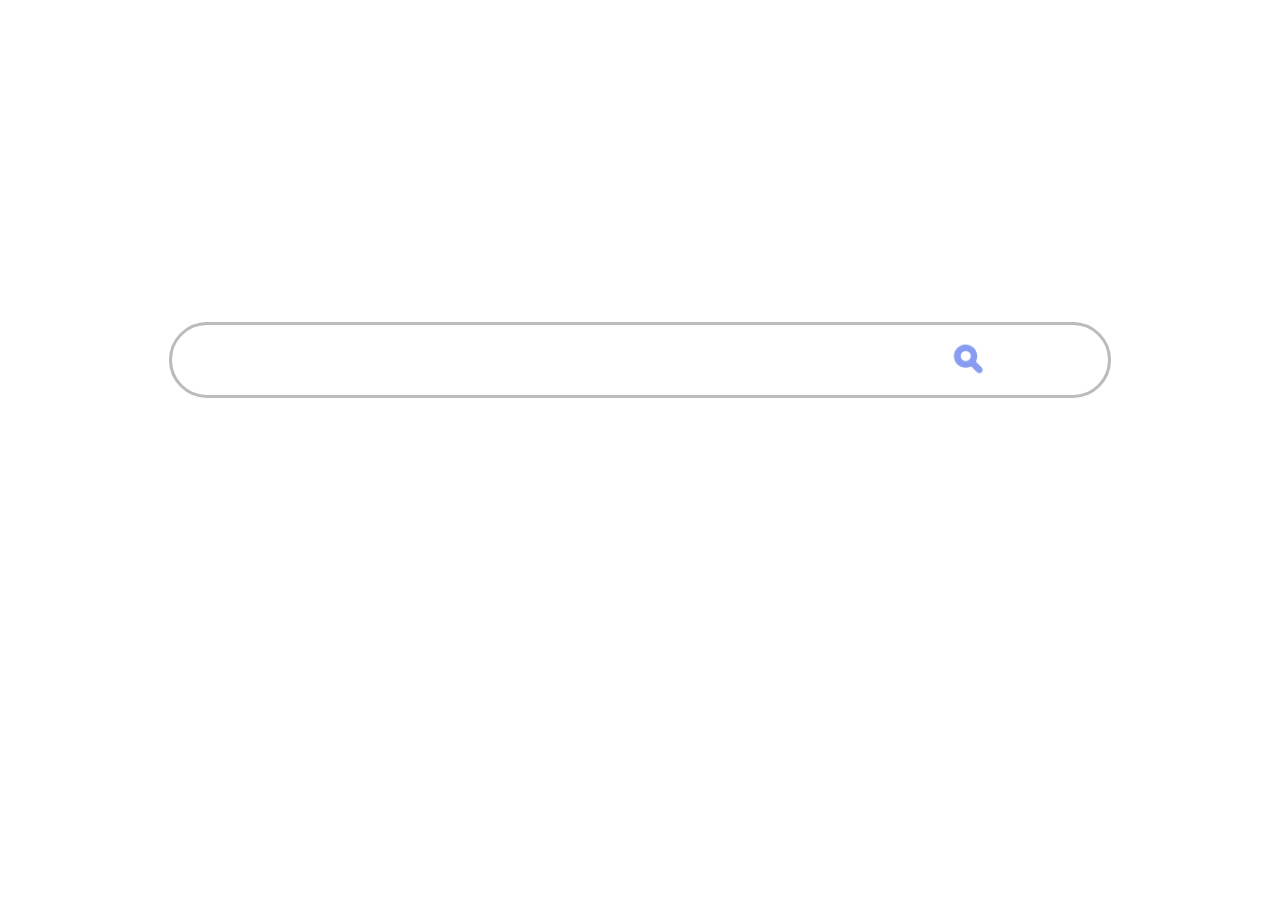
<file: index.html>
<!DOCTYPE html>
<html>
  <head>
    <meta charset="UTF-8">
    <meta name="viewport" content="width=device-width, initial-scale=1.0">
    <title>SEO</title>
    <link href="https://fonts.googleapis.com/css?family=Open+Sans:300" rel="stylesheet">
    <link rel="stylesheet" href="css/stylesheet.css" type="text/css">
    <link rel="icon" 
      type="image/png" 
      href="img/favicon.ico">
    <script src="js/index.js"></script>
  </head>
  <body>
    <form action="javascript:search(document.getElementById('searchBar').value)">
        <input id="searchBar" type="text" name="LastName">
        <input id="searchSubmit" type="image" src="img/SearchIcon-02.png">
    </form>
  </body>
</html>
</file>
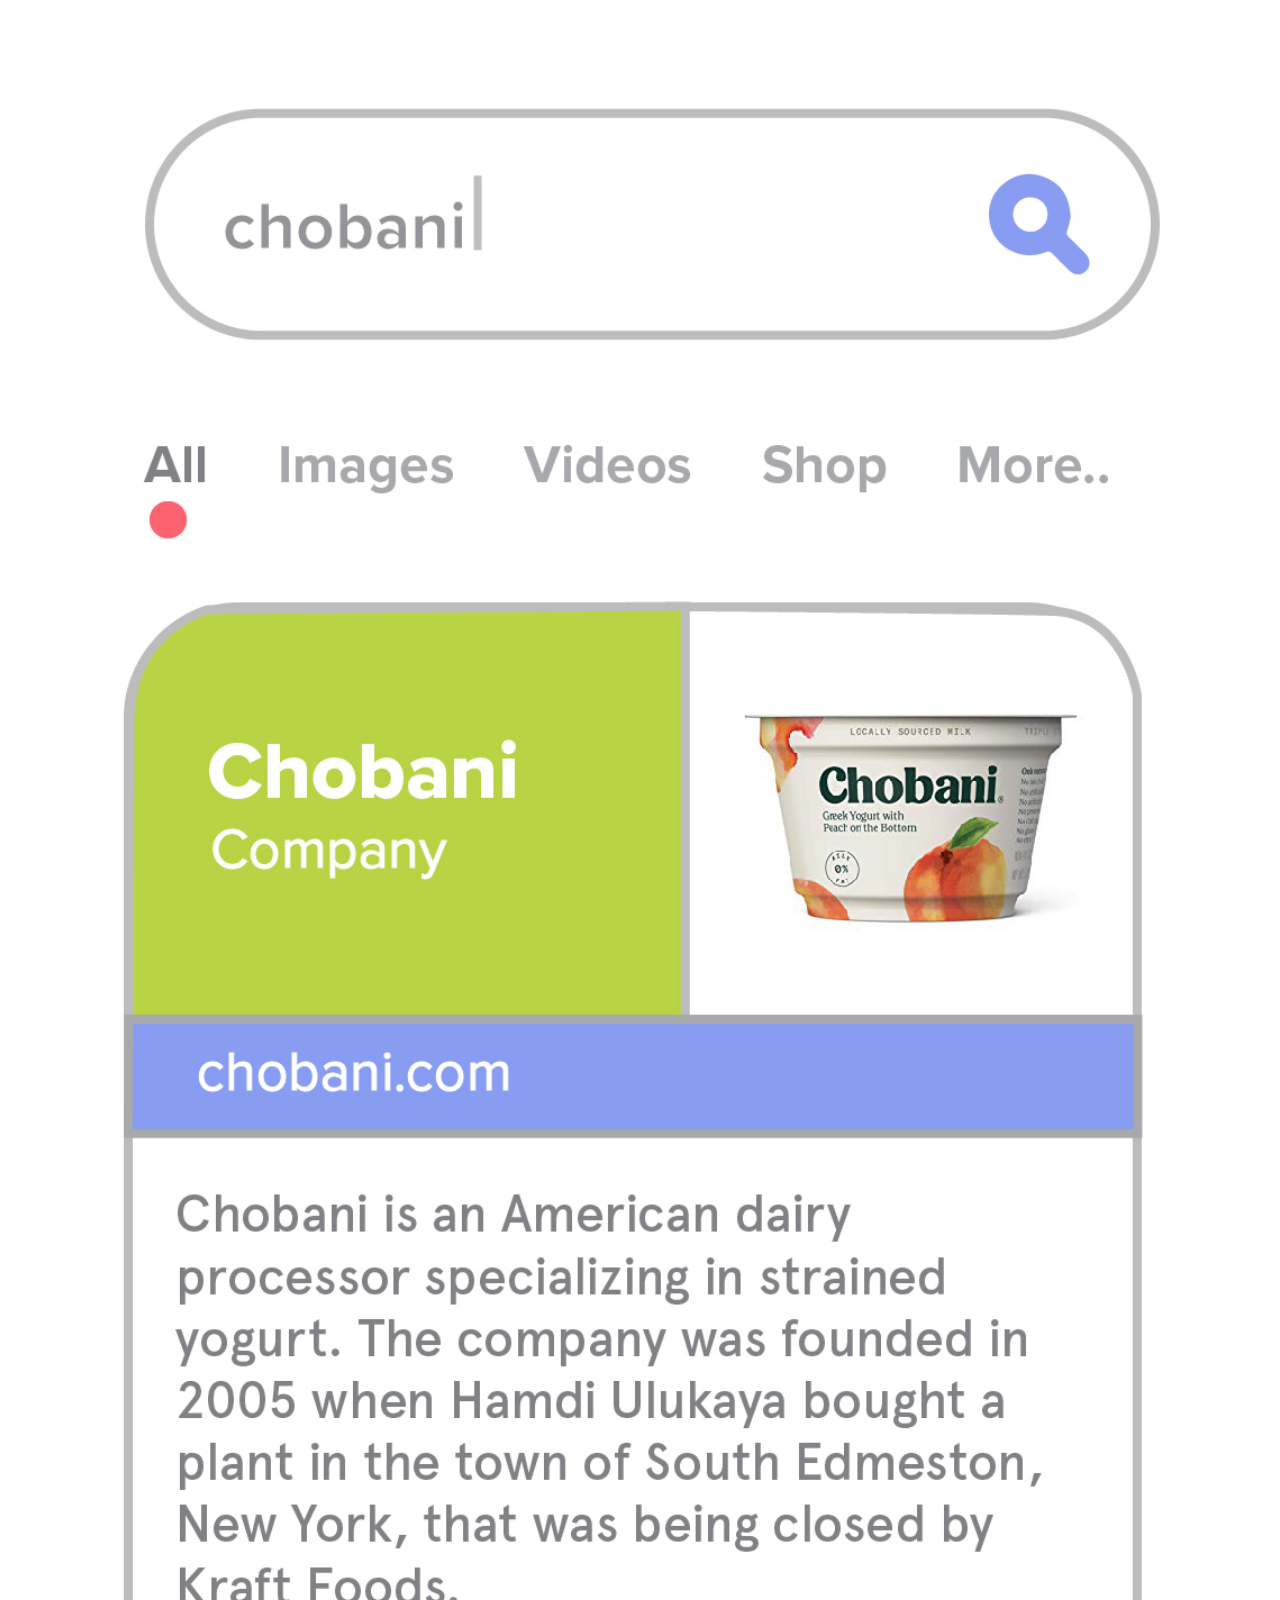
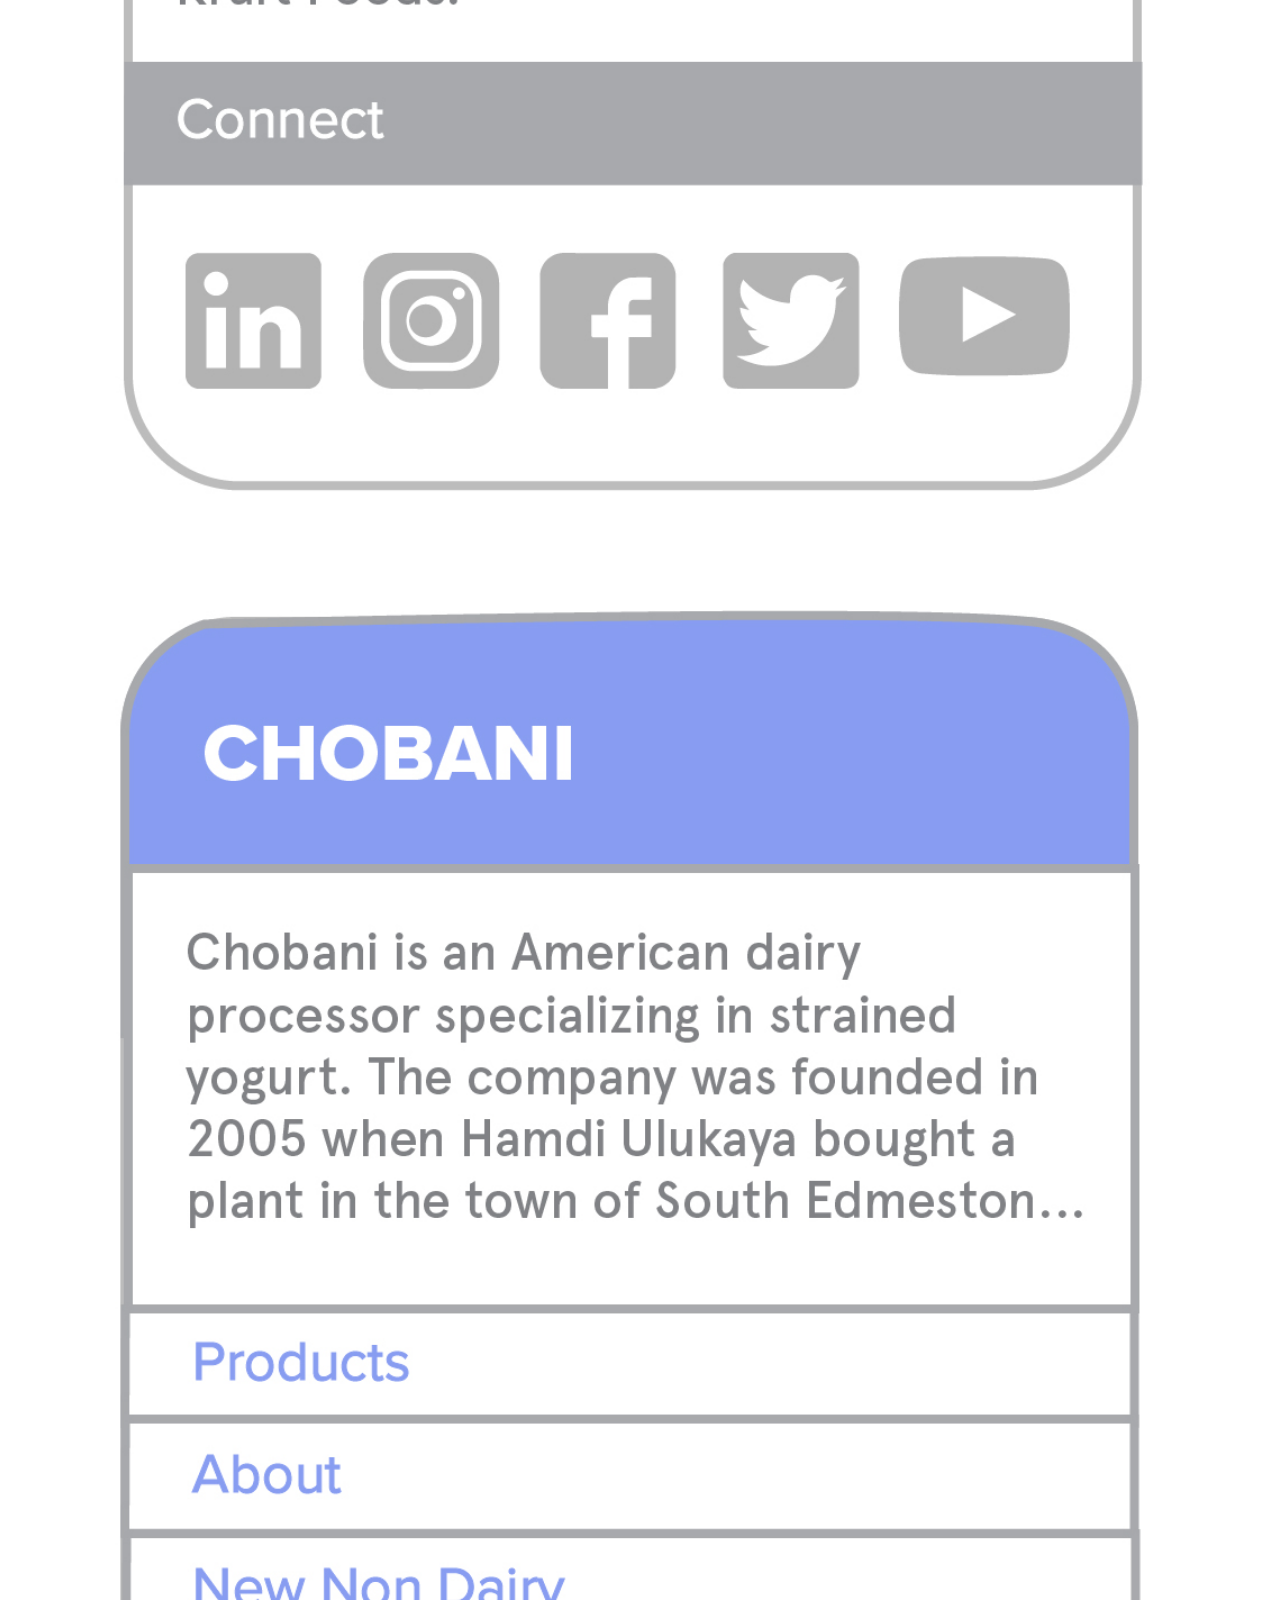
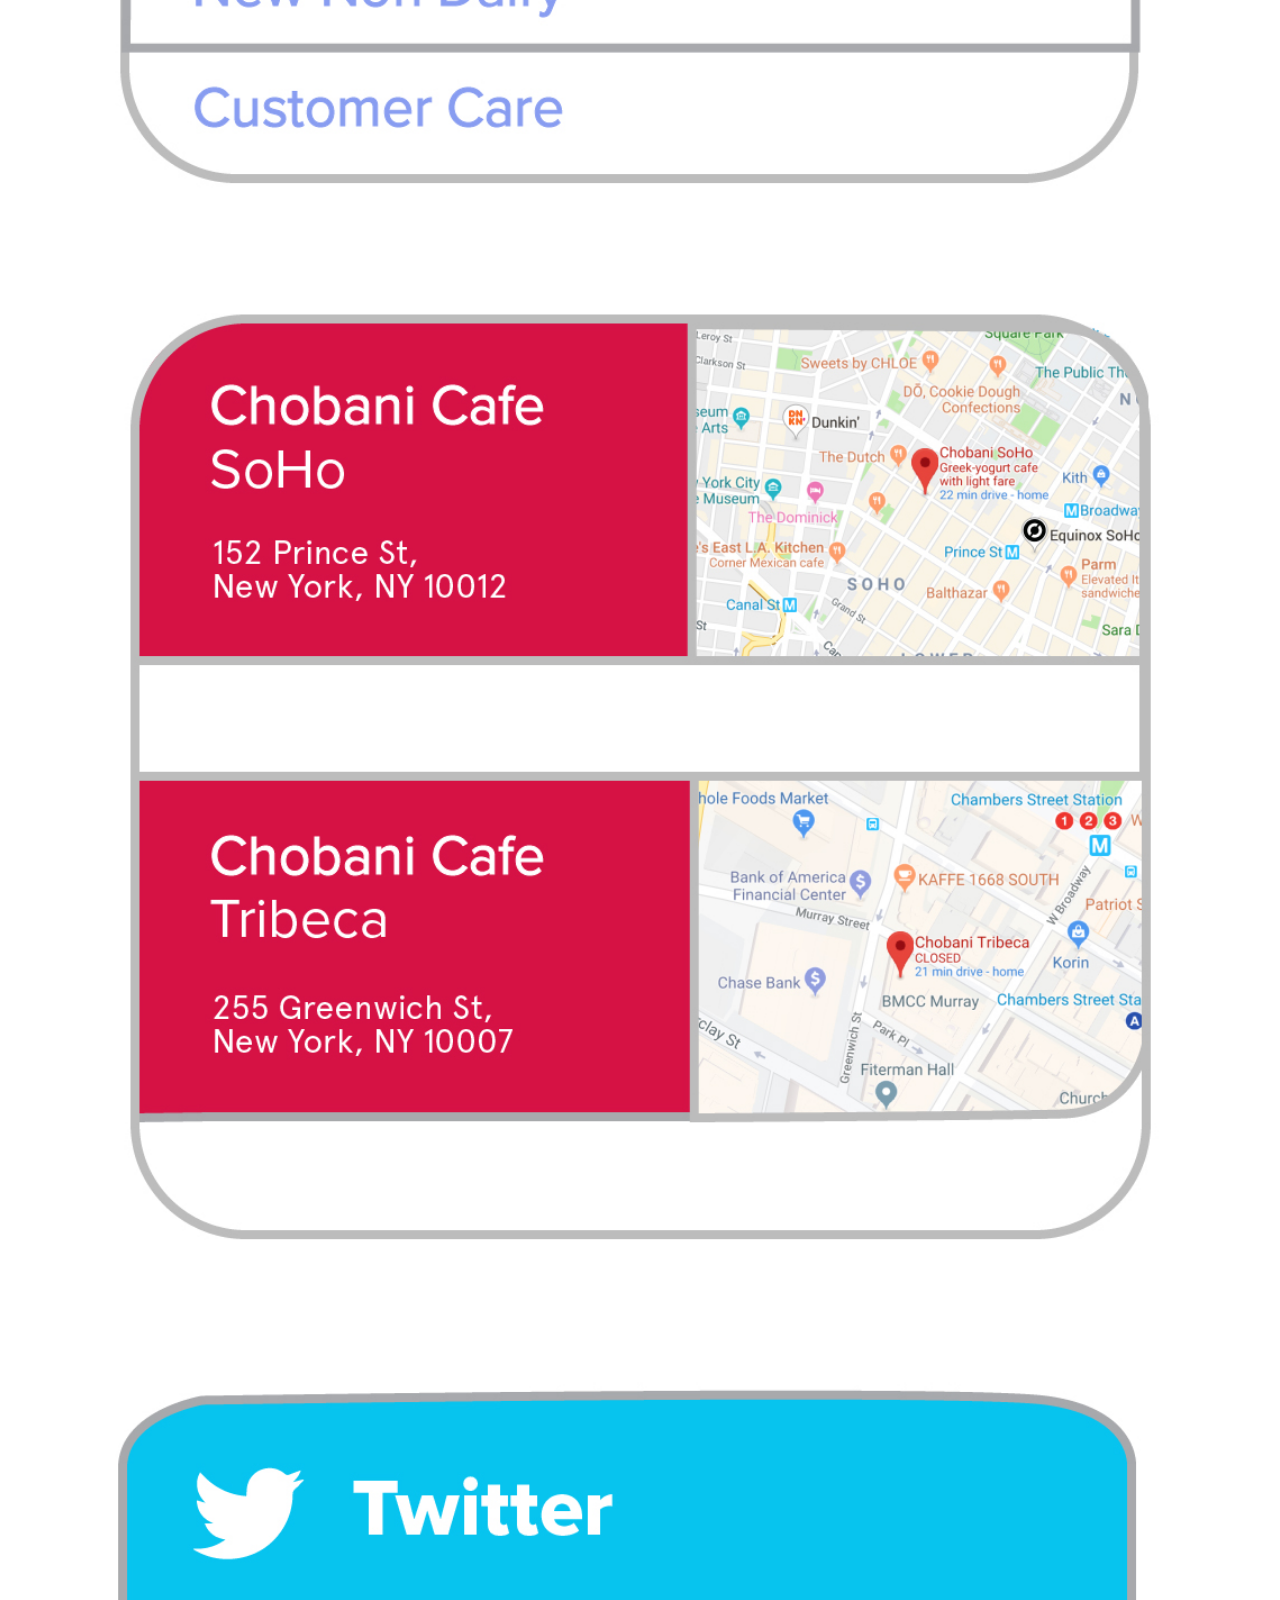
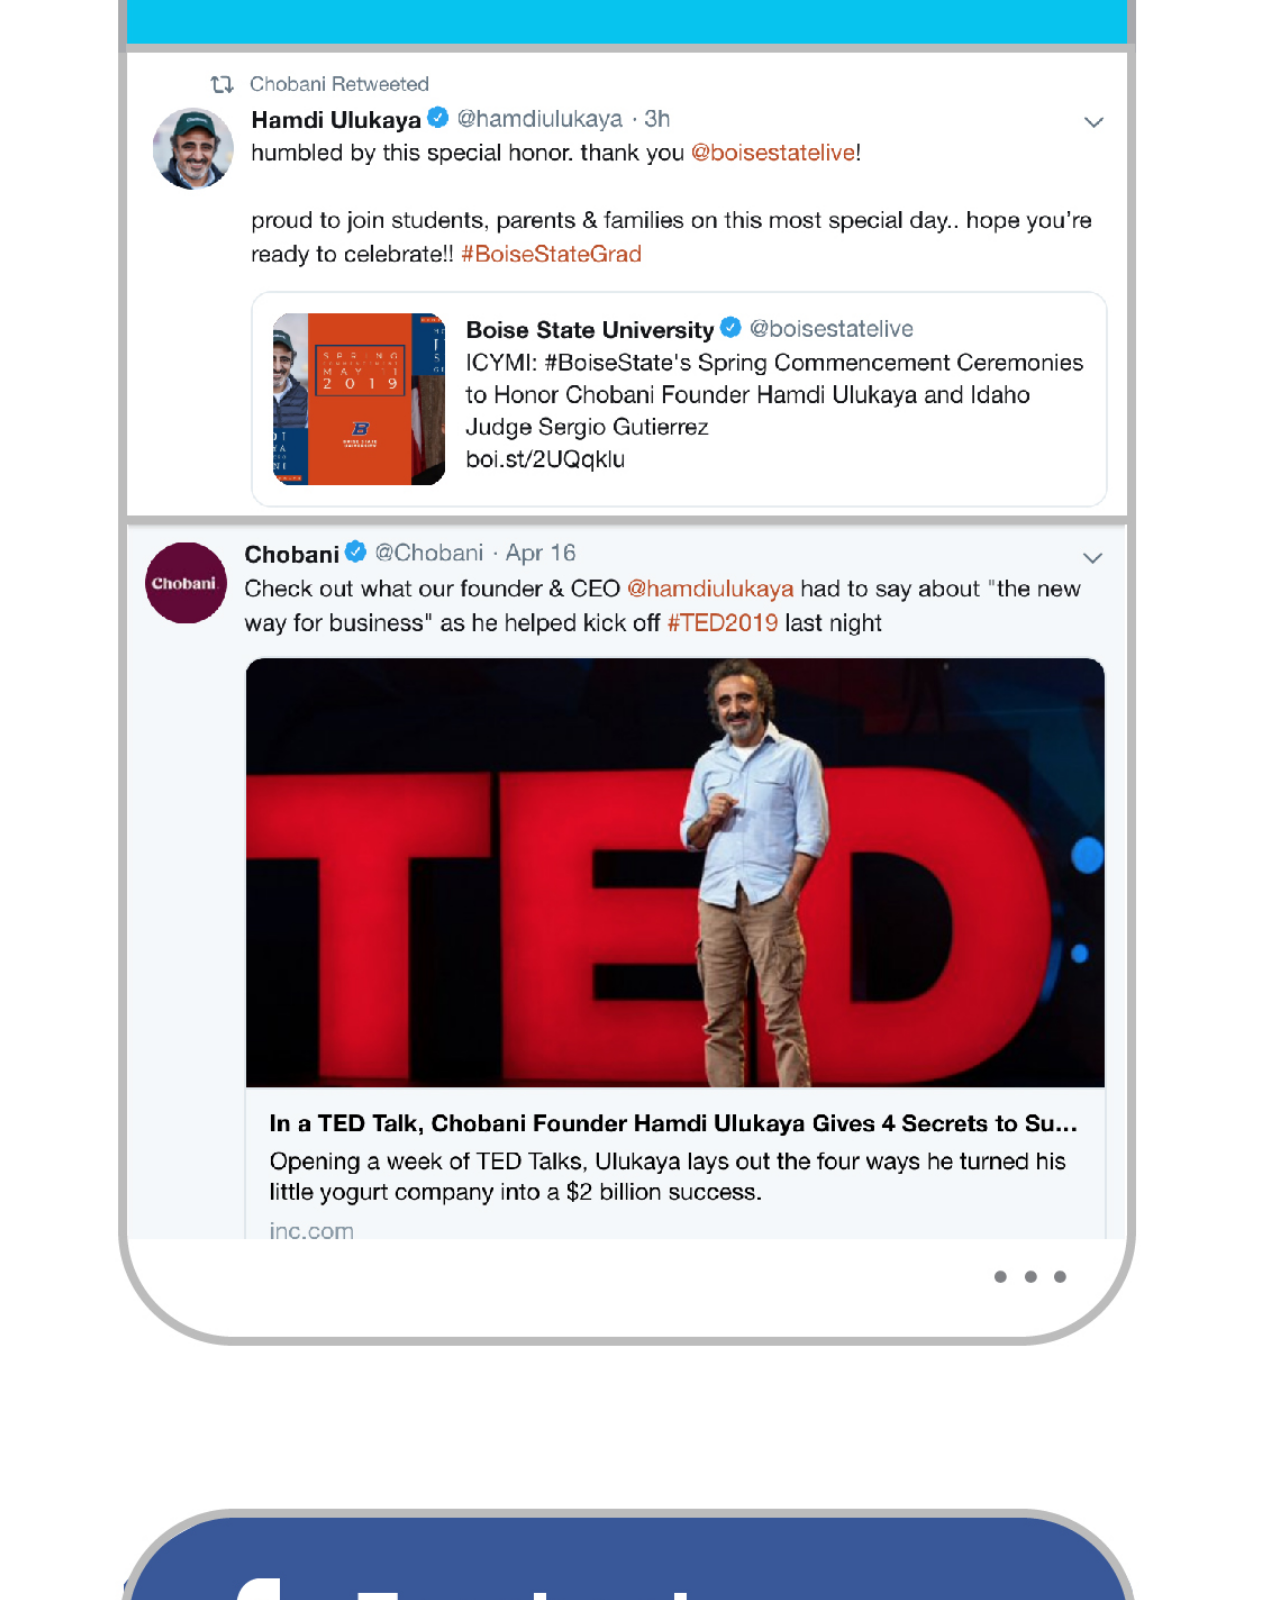
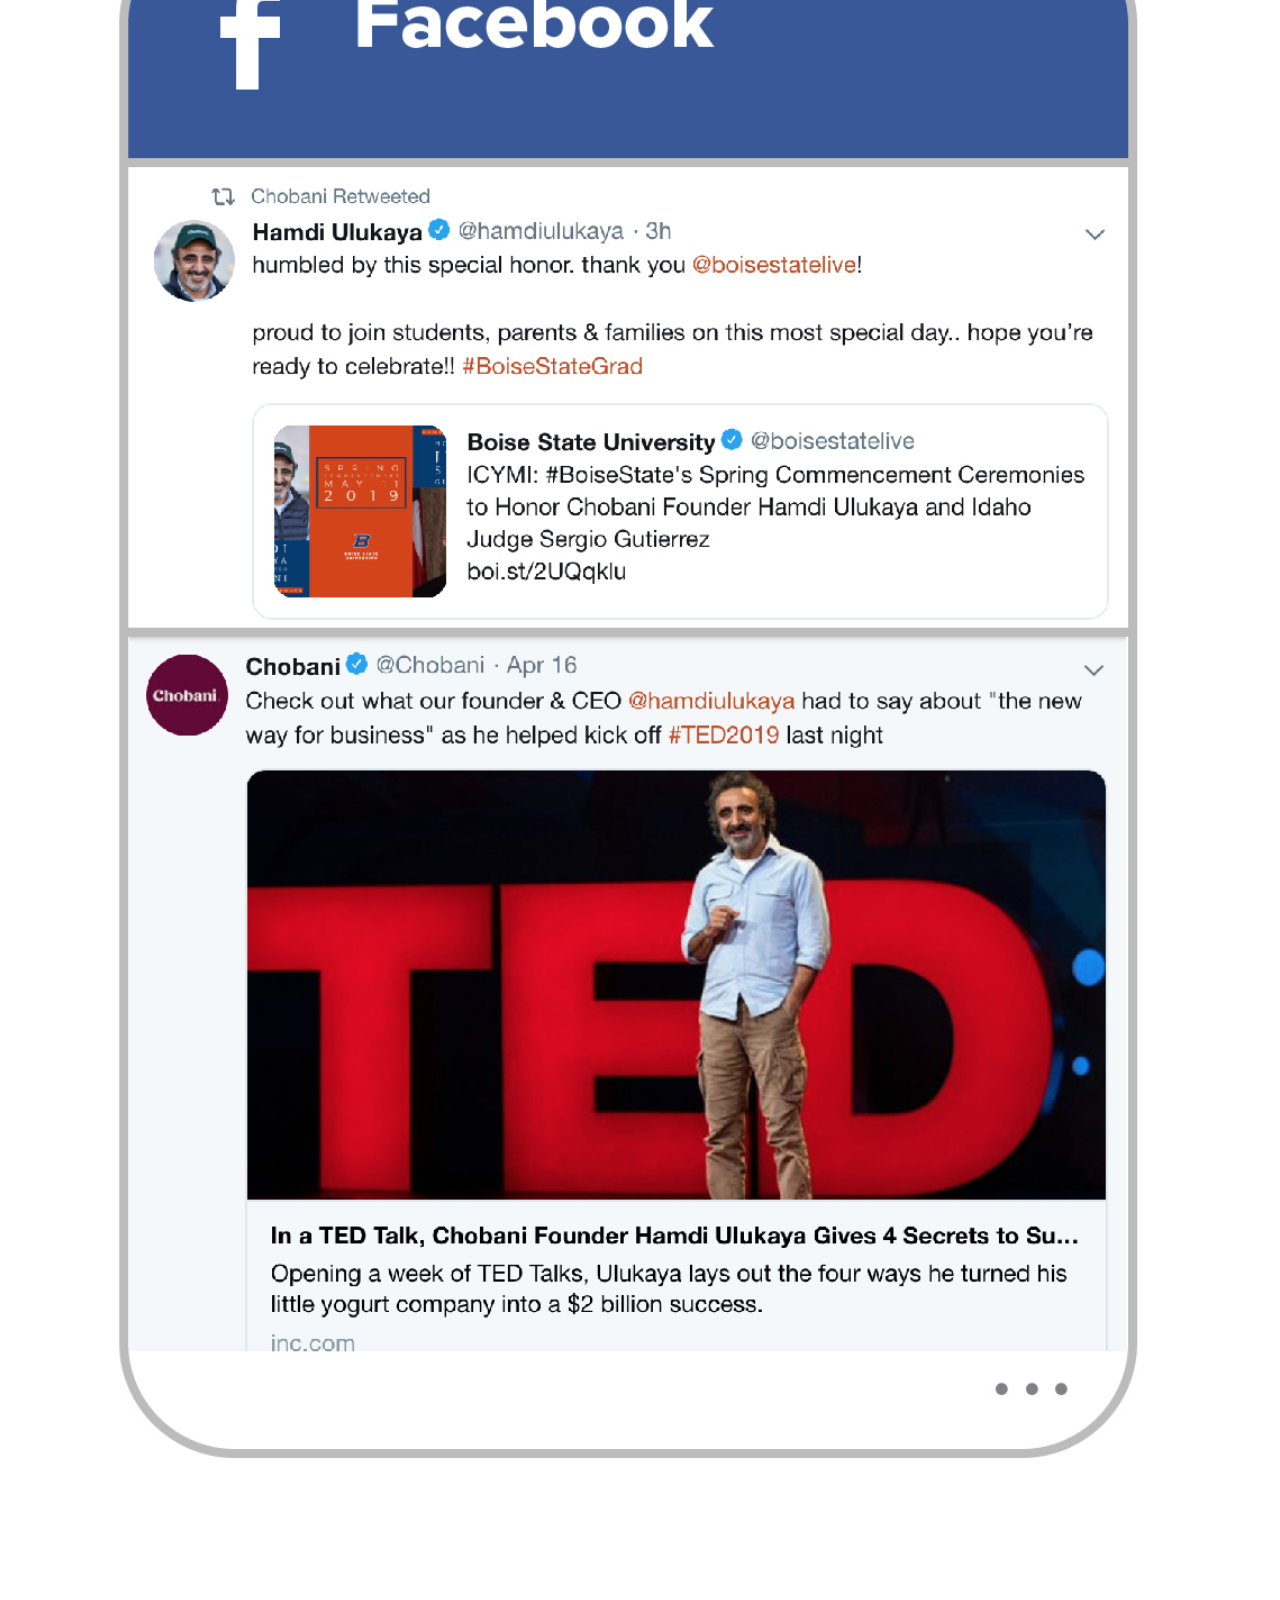
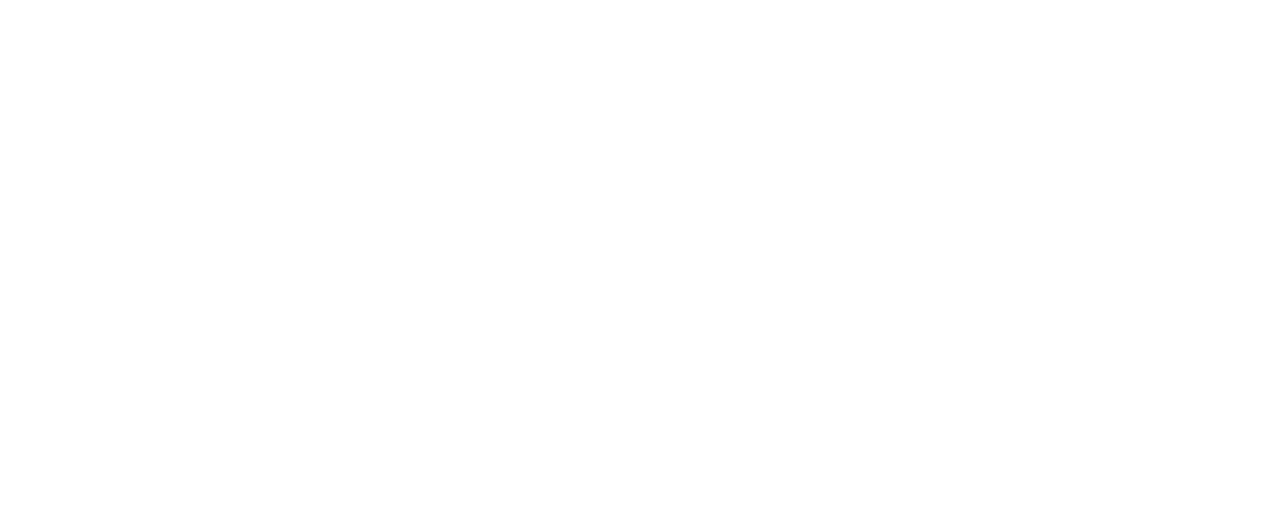
<file: chobani.html>
<!DOCTYPE html>
<html>
  <head>
    <meta charset="UTF-8">
    <meta name="viewport" content="width=device-width, initial-scale=1.0">
    <title>SEO</title>
    <link href="https://fonts.googleapis.com/css?family=Open+Sans:300" rel="stylesheet">
    <link rel="icon" 
      type="image/png" 
      href="img/favicon.ico">
  </head>
  <body>
    <img src="img/Scroll FAKE-06.jpg" style="width:100%;"/>
  </body>
</html>
</file>
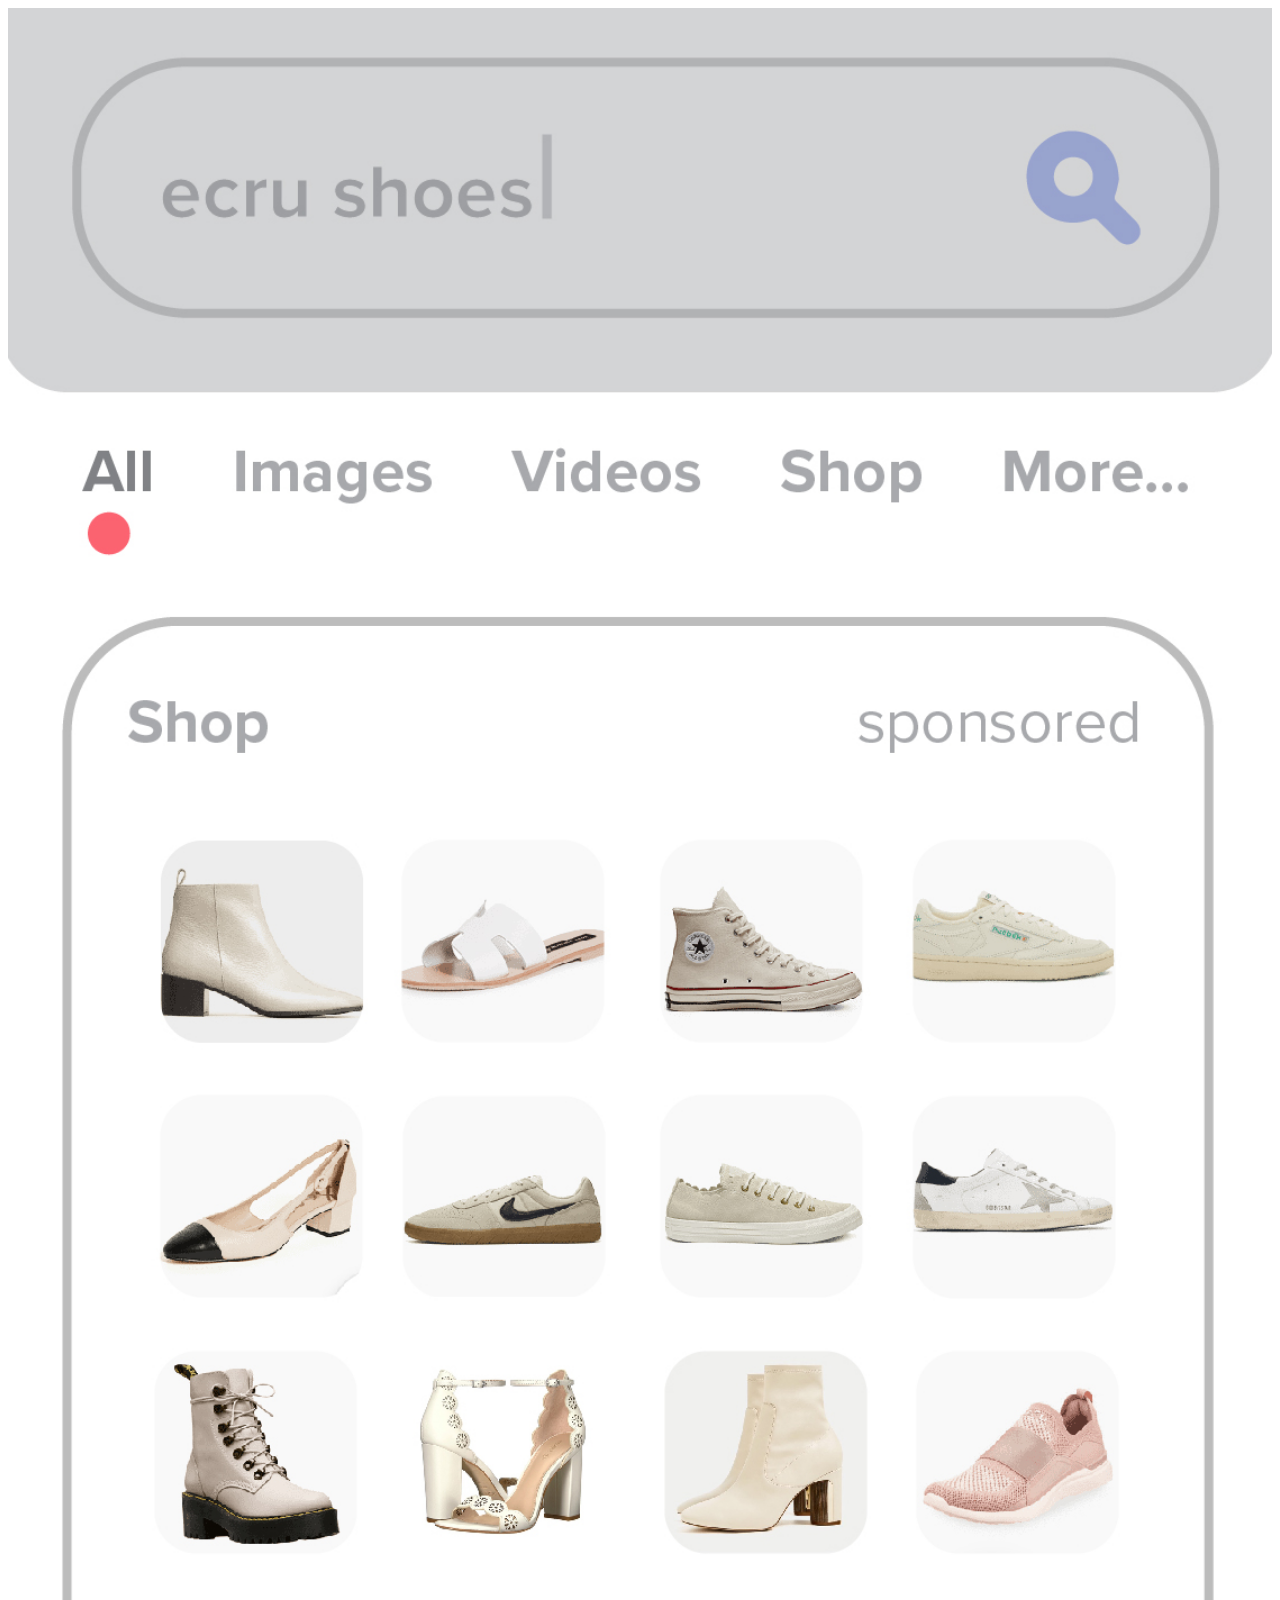
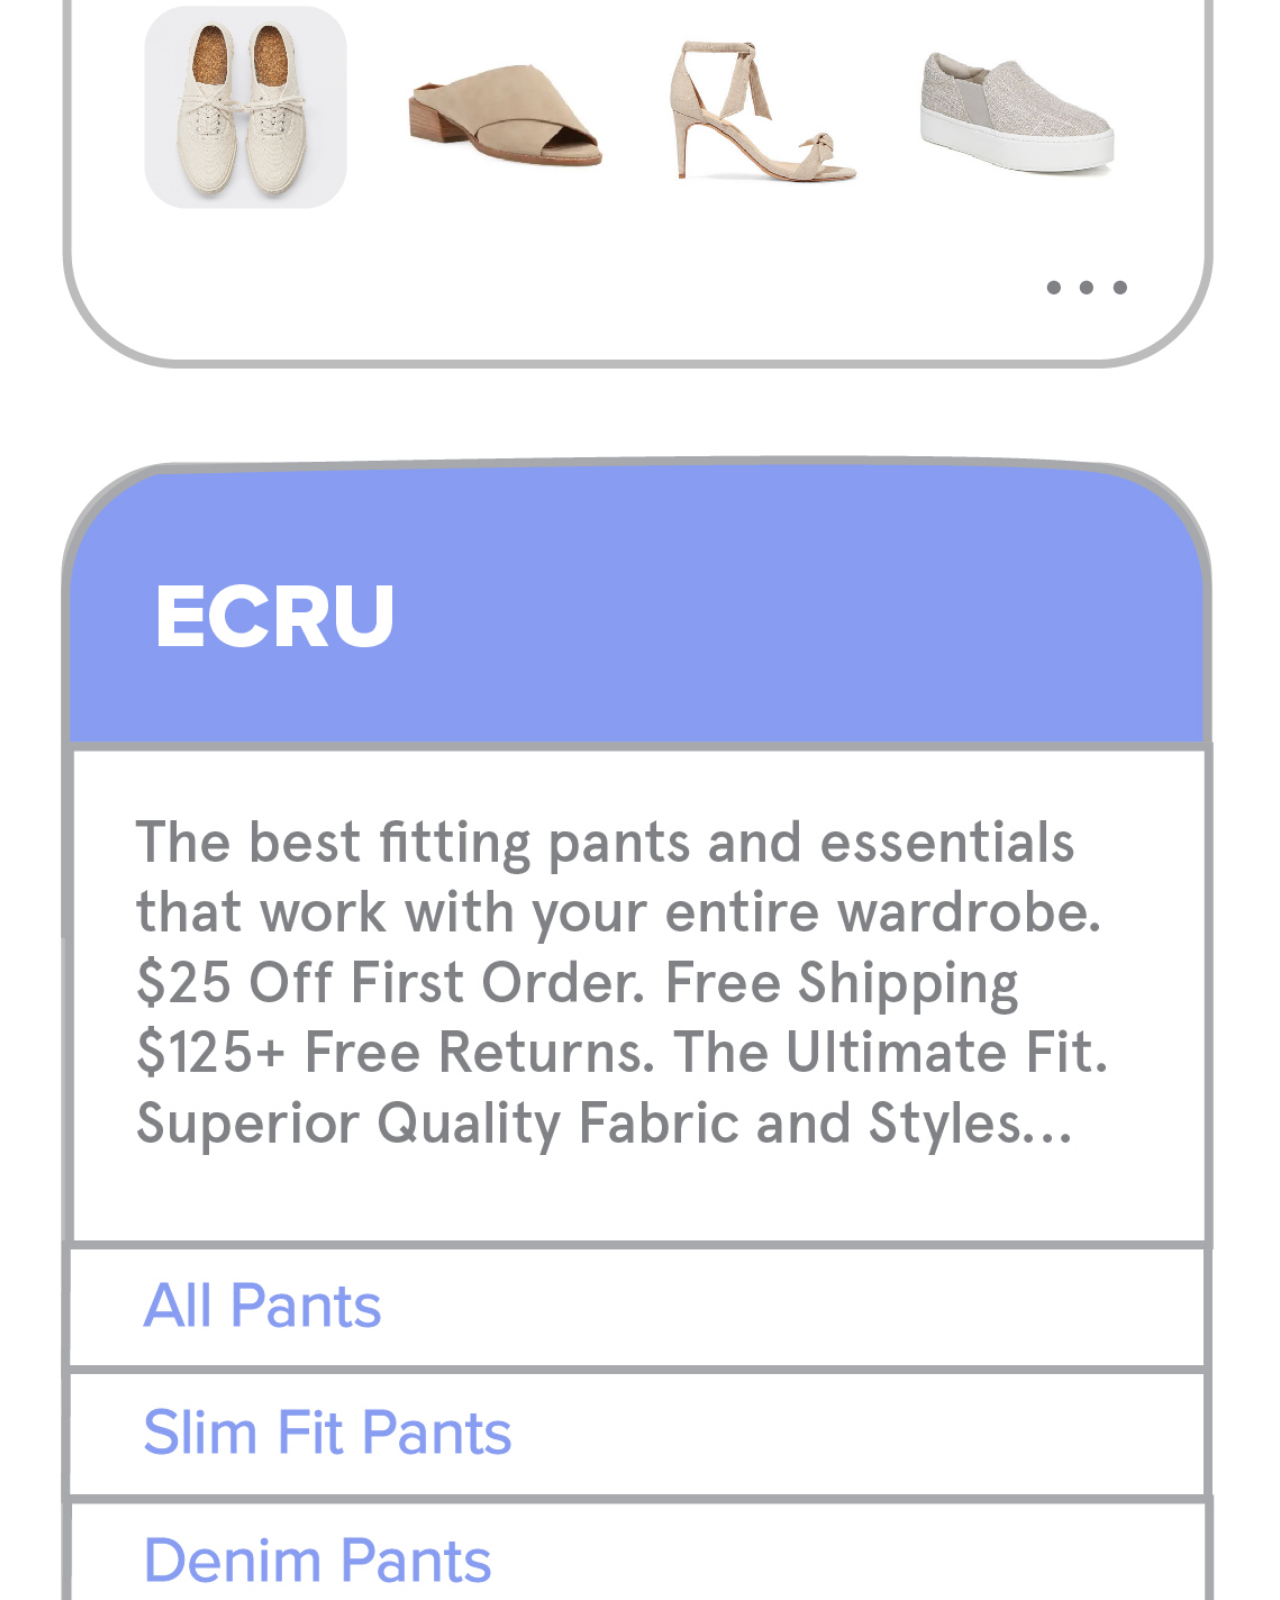
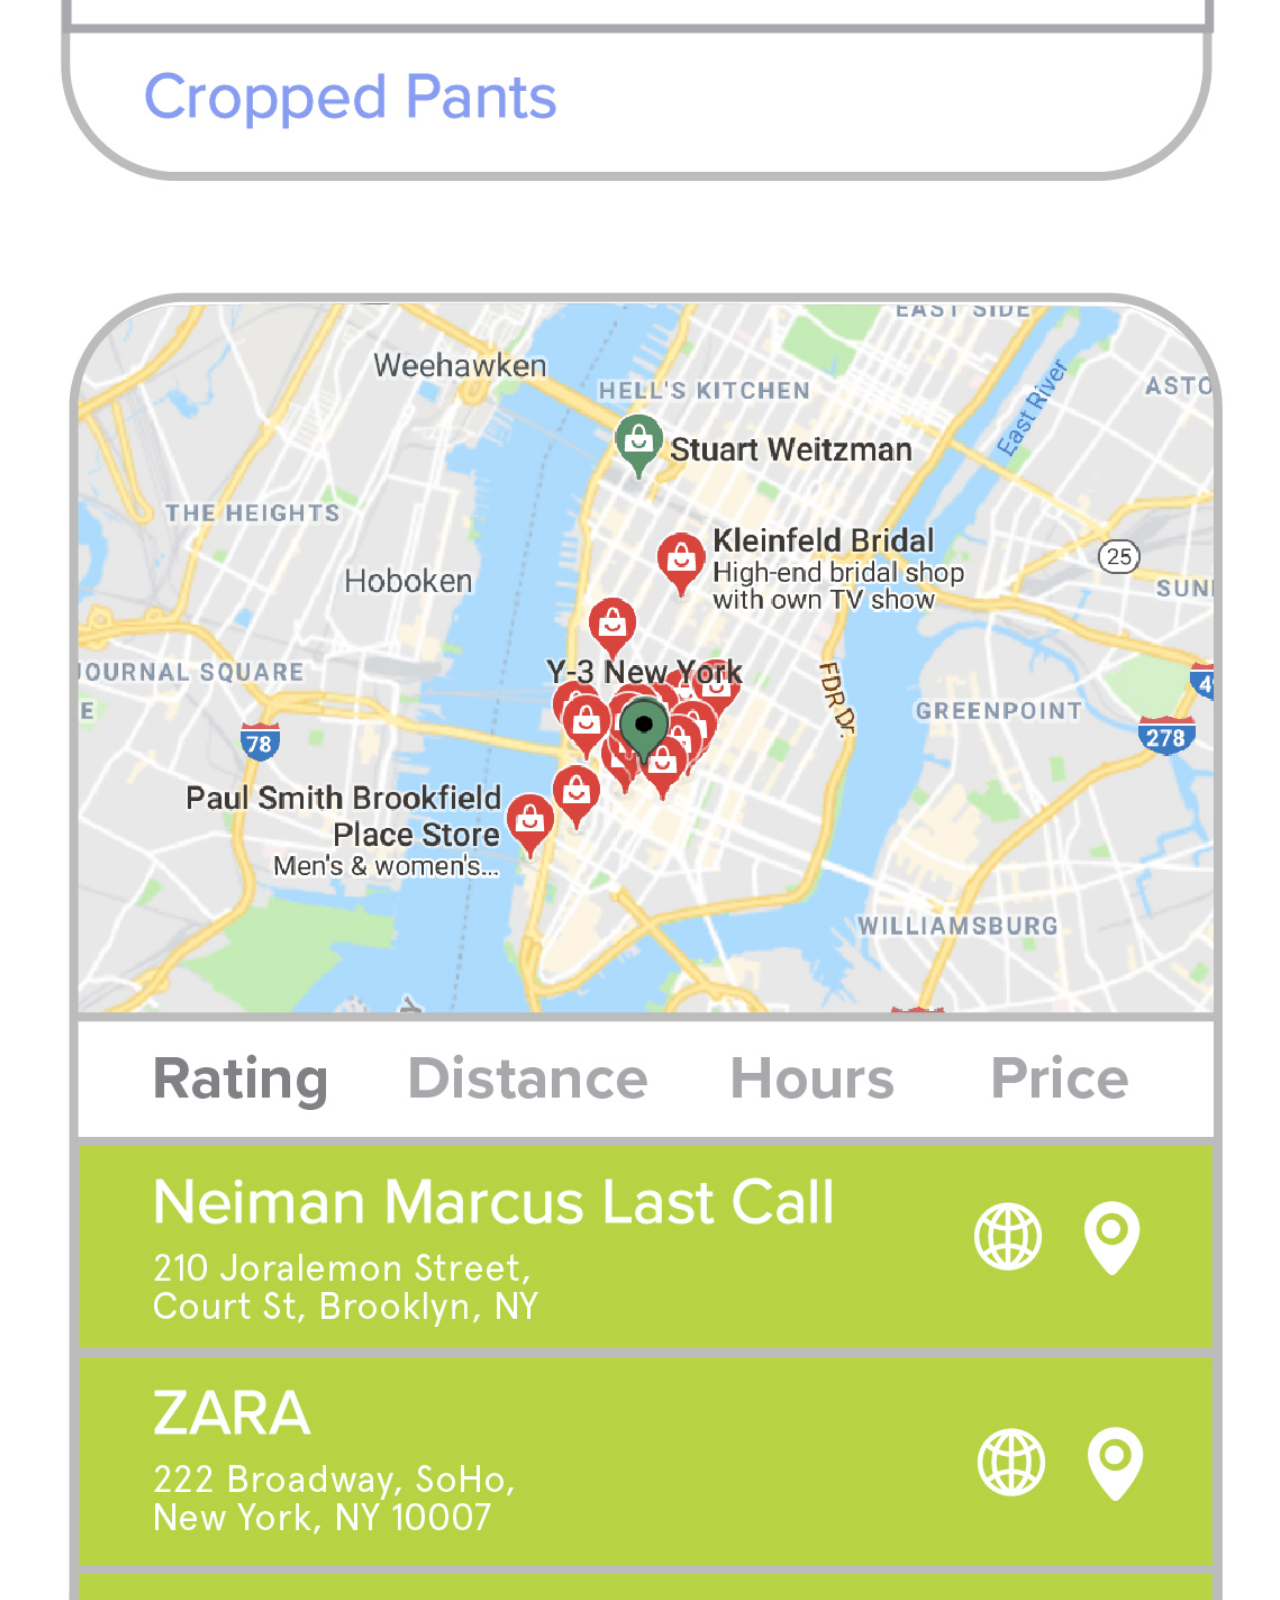
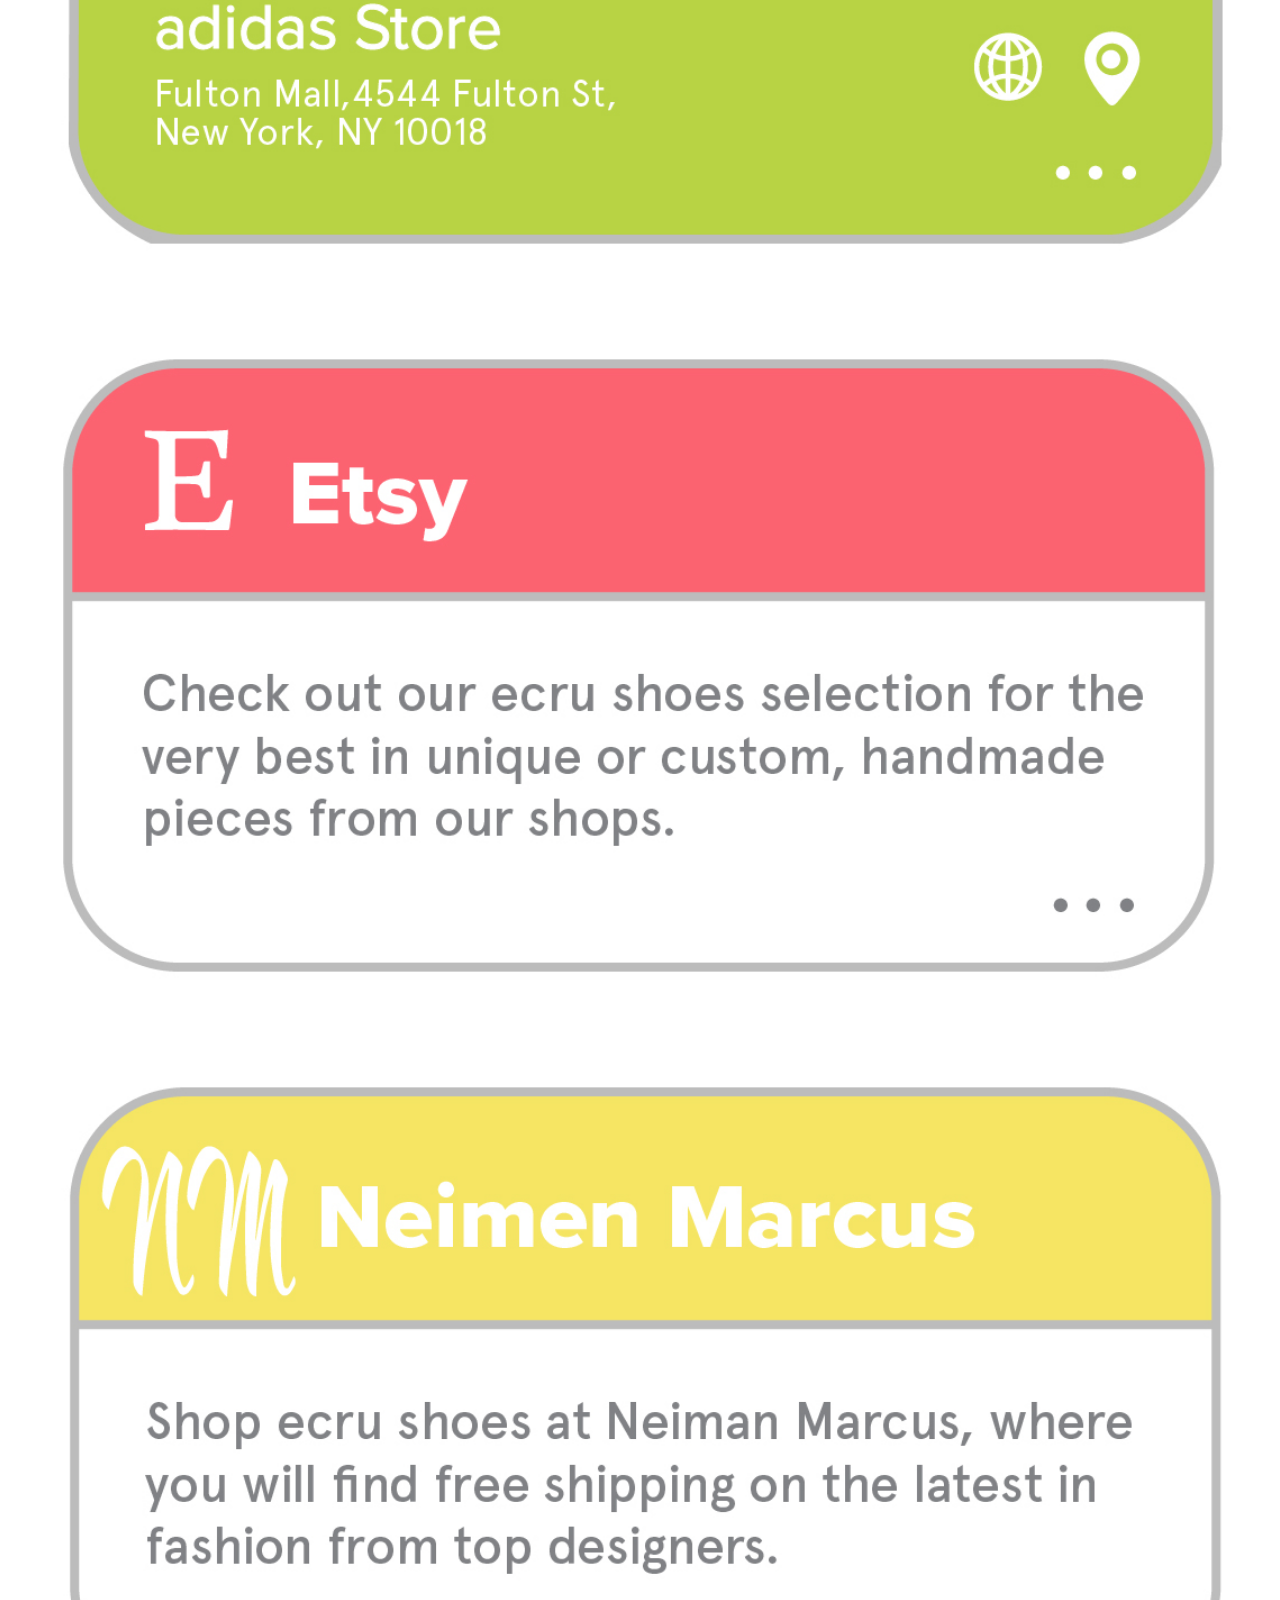
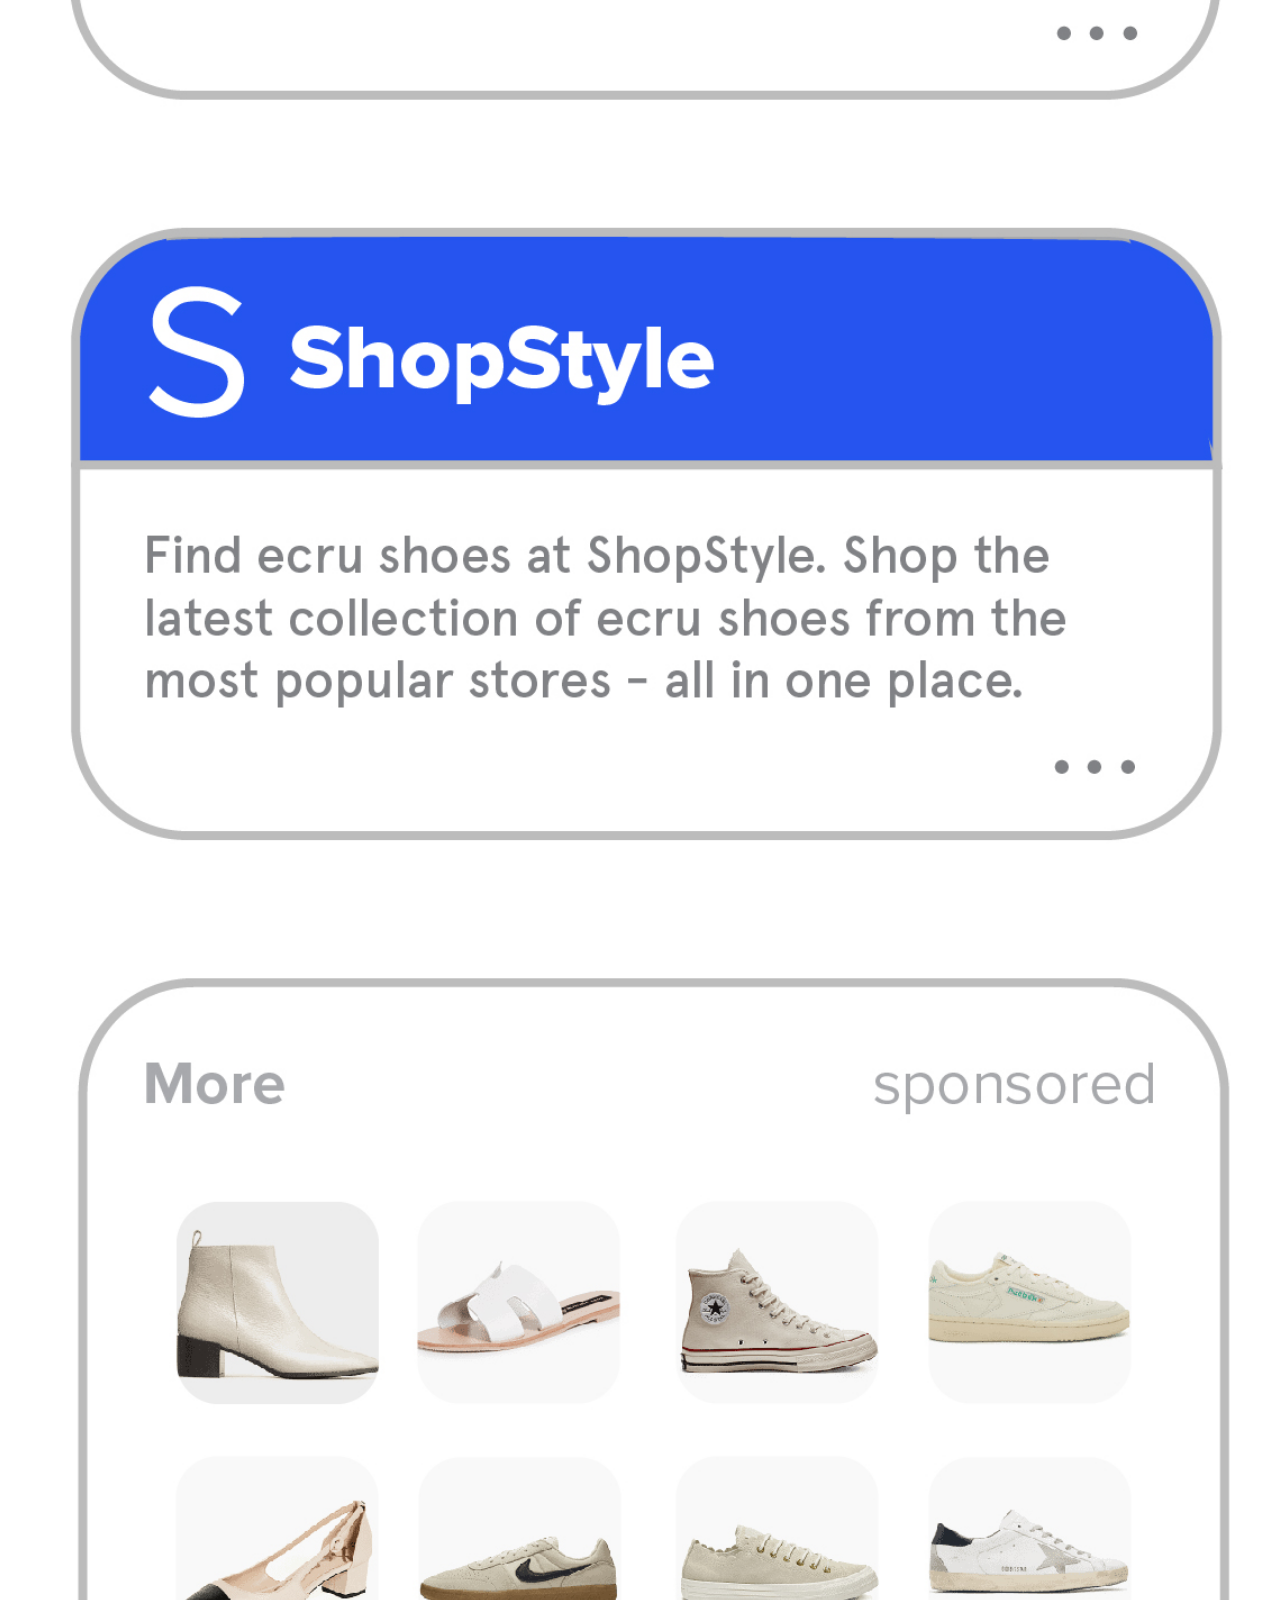
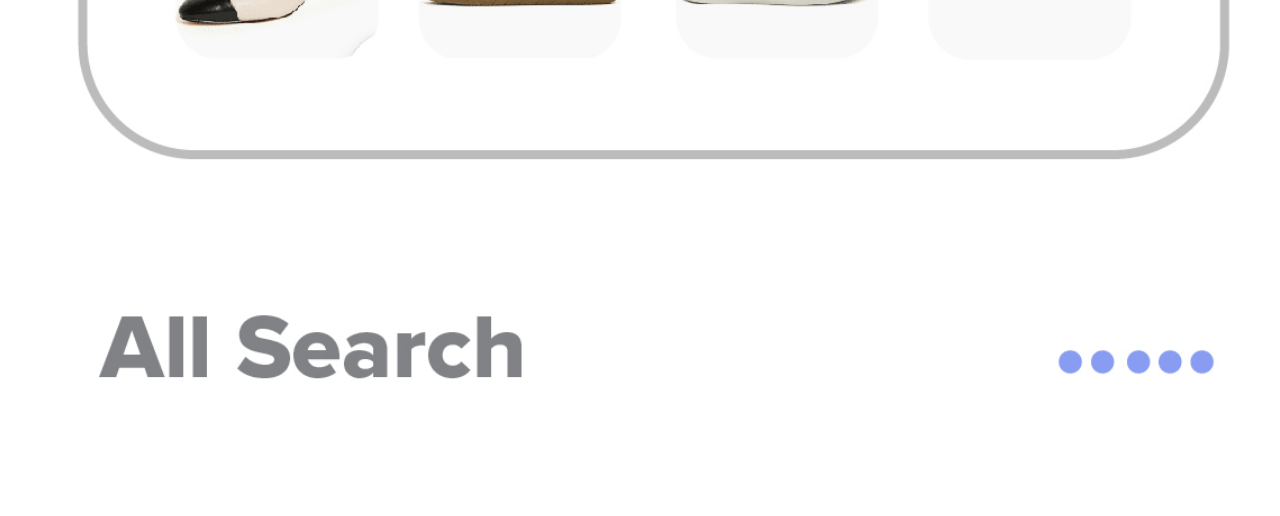
<file: ecru.html>
<!DOCTYPE html>
<html>
  <head>
    <meta charset="UTF-8">
    <meta name="viewport" content="width=device-width, initial-scale=1.0">
    <title>SEO</title>
    <link href="https://fonts.googleapis.com/css?family=Open+Sans:300" rel="stylesheet">
    <link rel="icon" 
      type="image/png" 
      href="img/favicon.ico">
  </head>
  <body>
    <img src="img/Final Screens UX-04.jpg" style="width:100%;"/>
  </body>
</html>
</file>
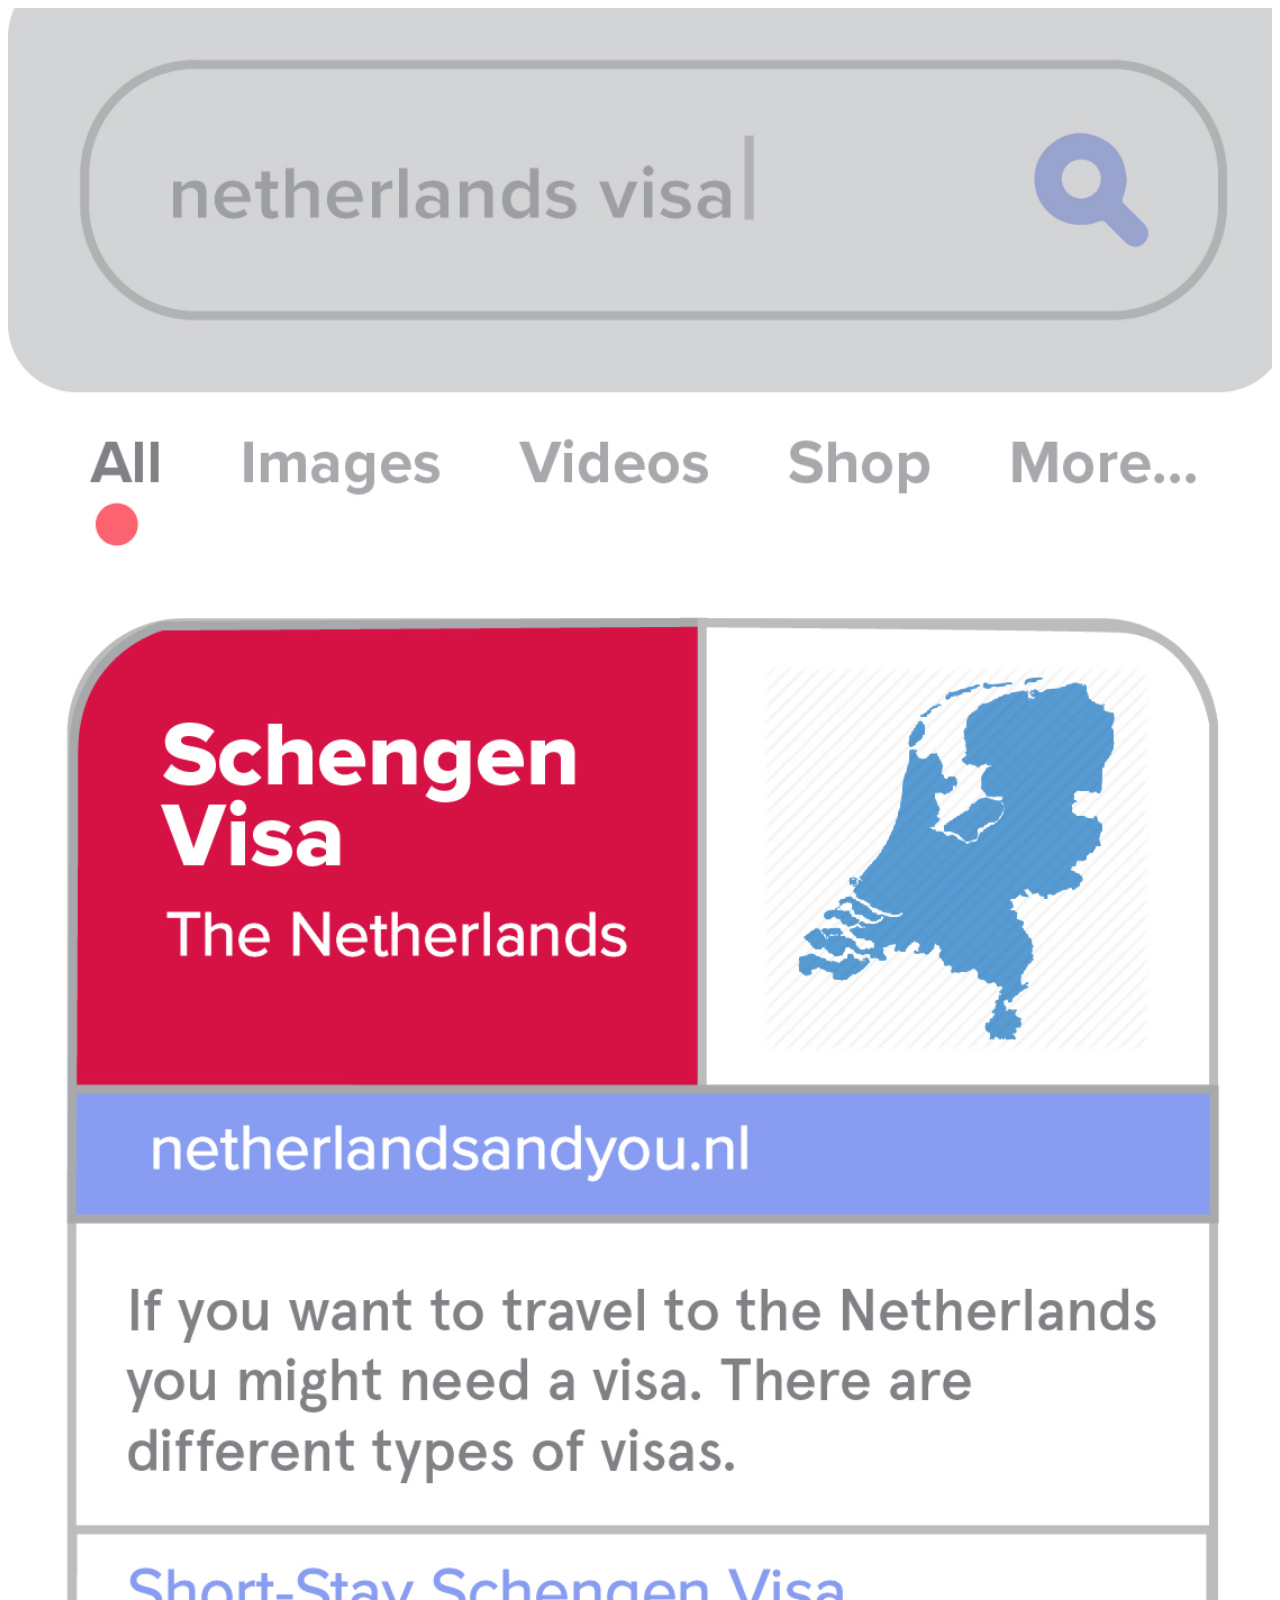
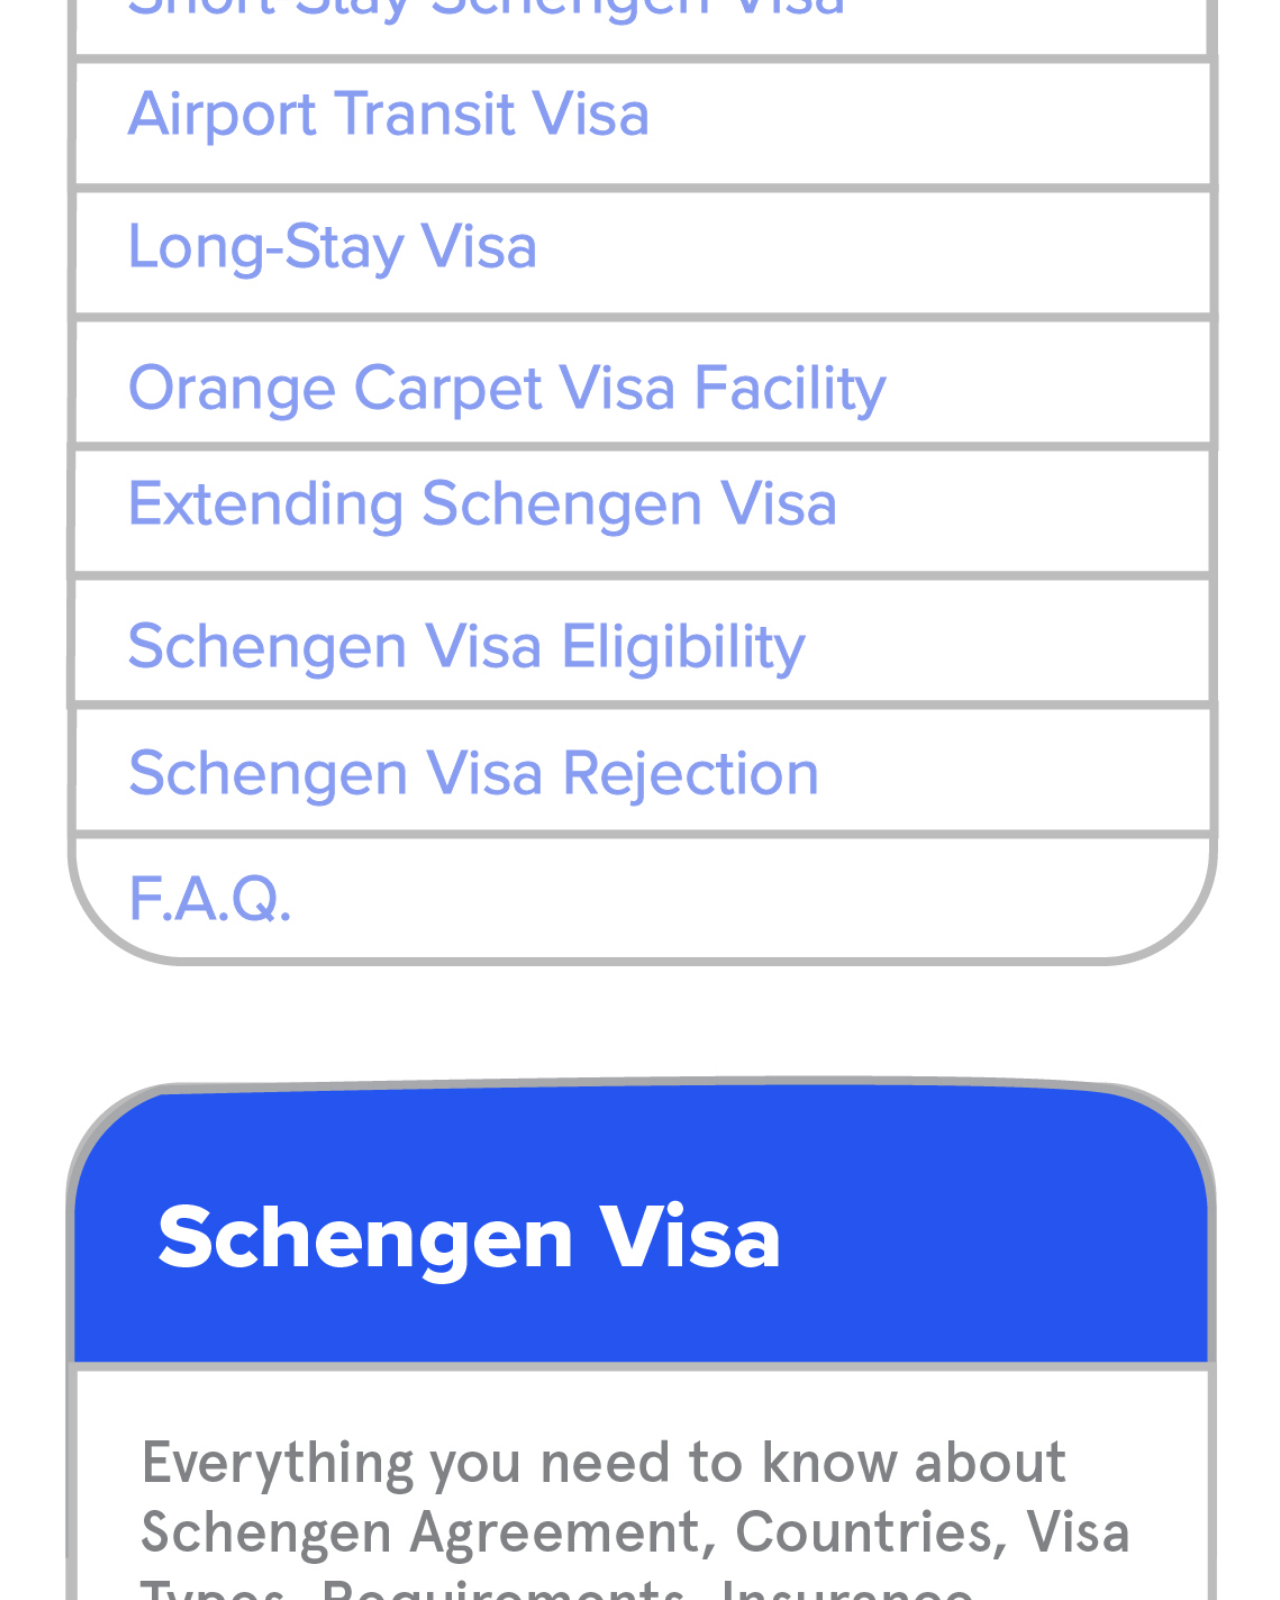
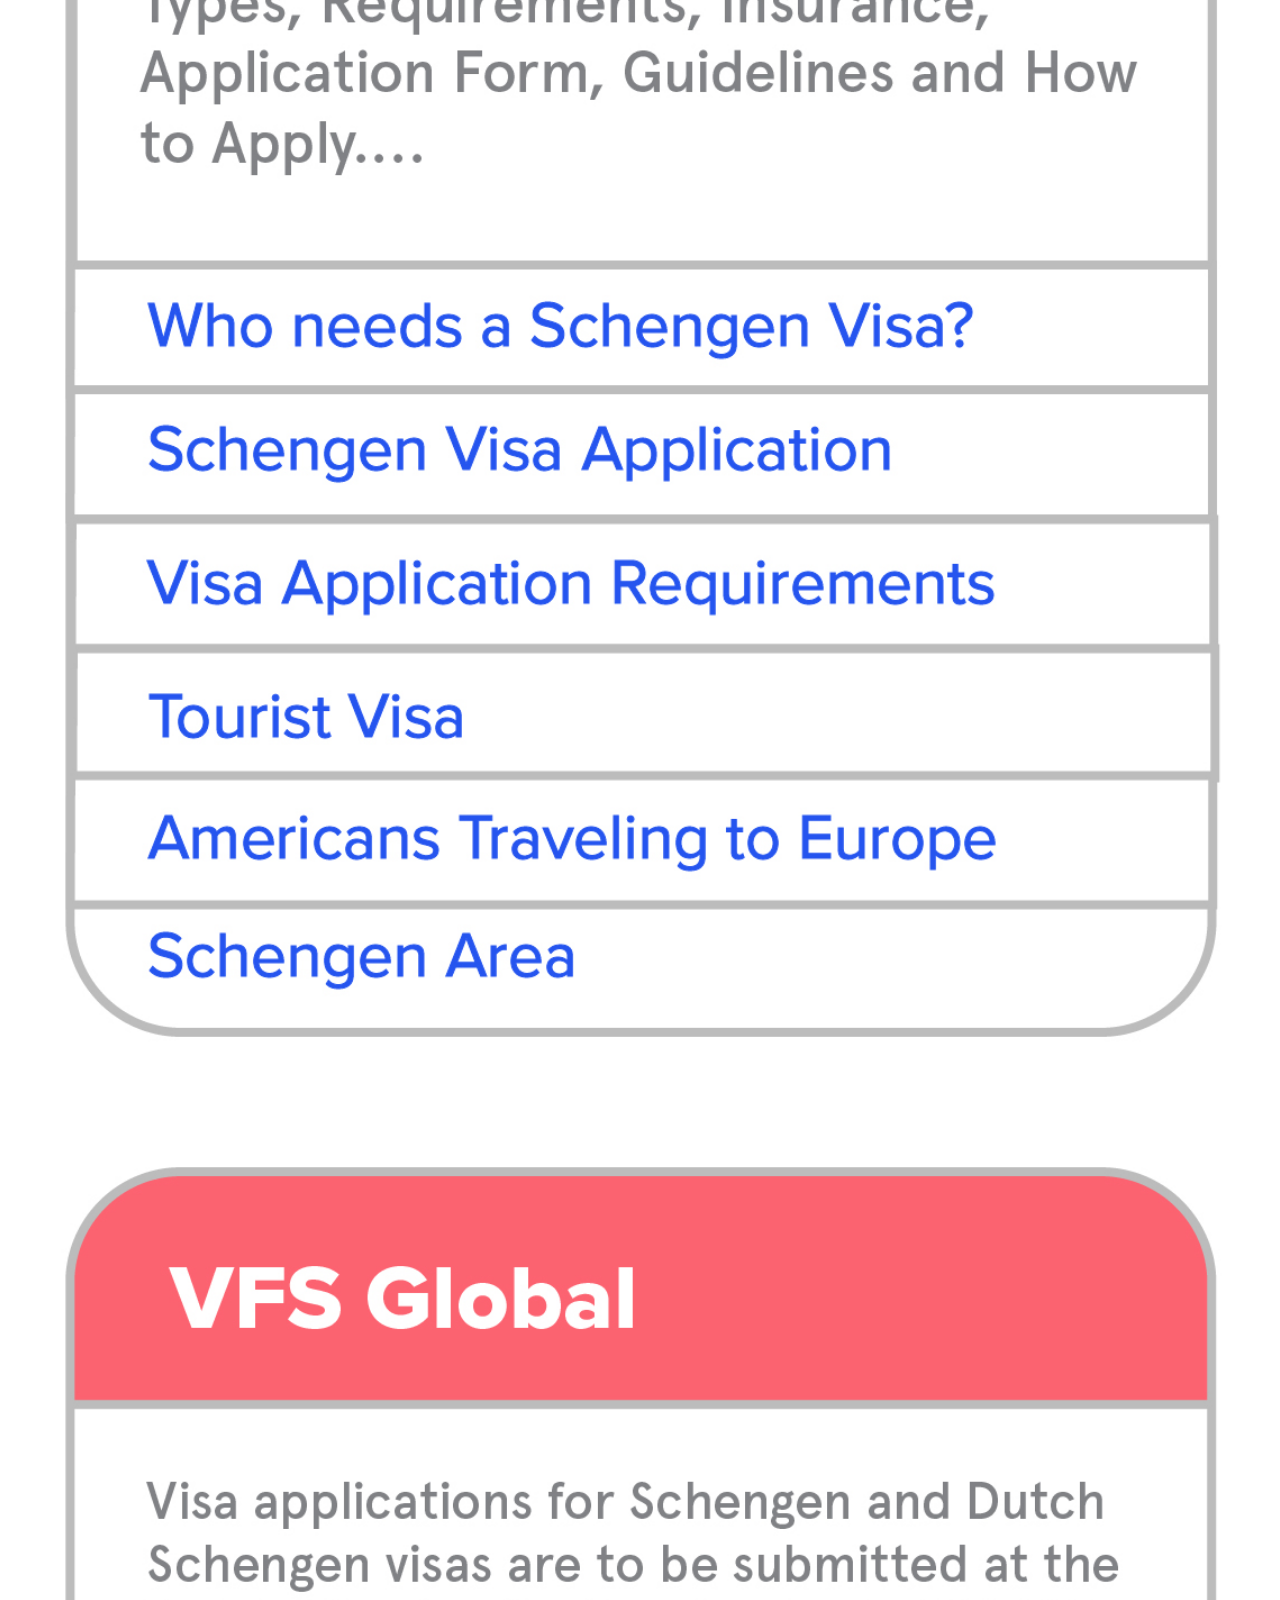
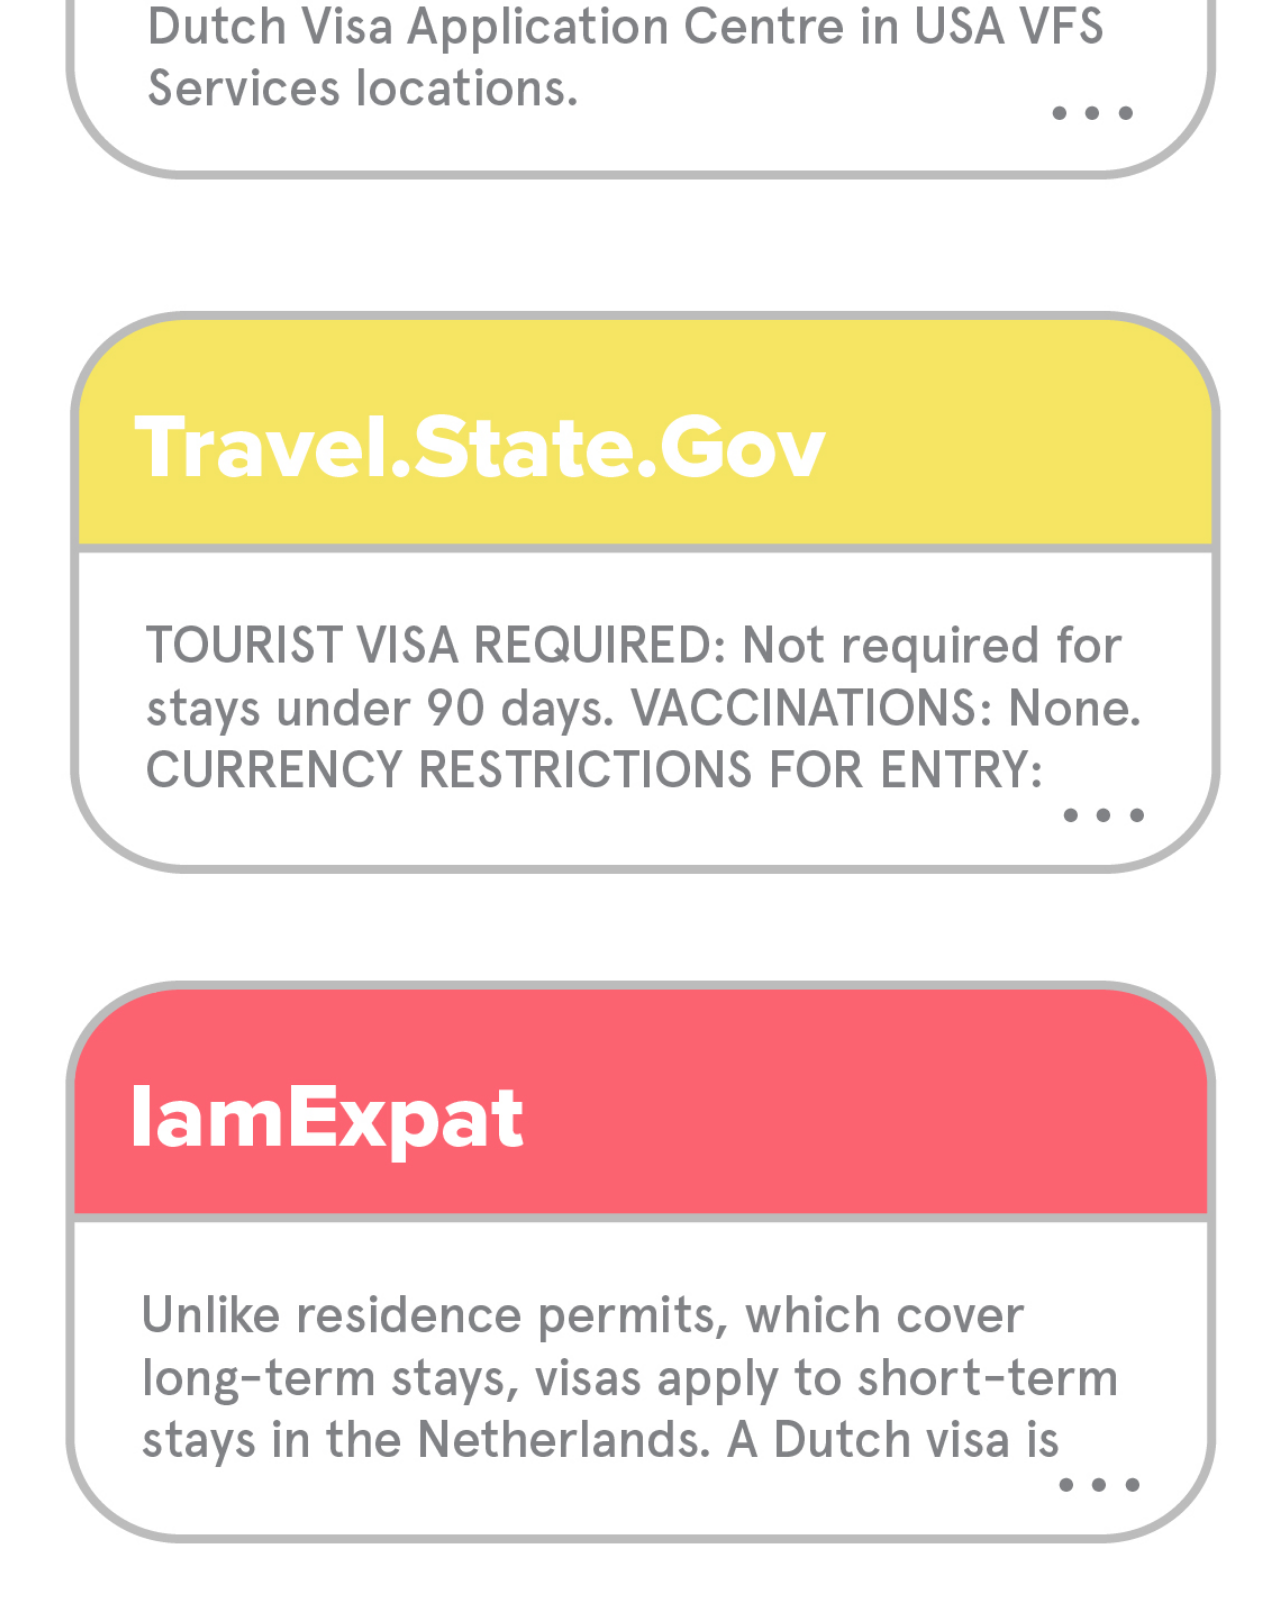
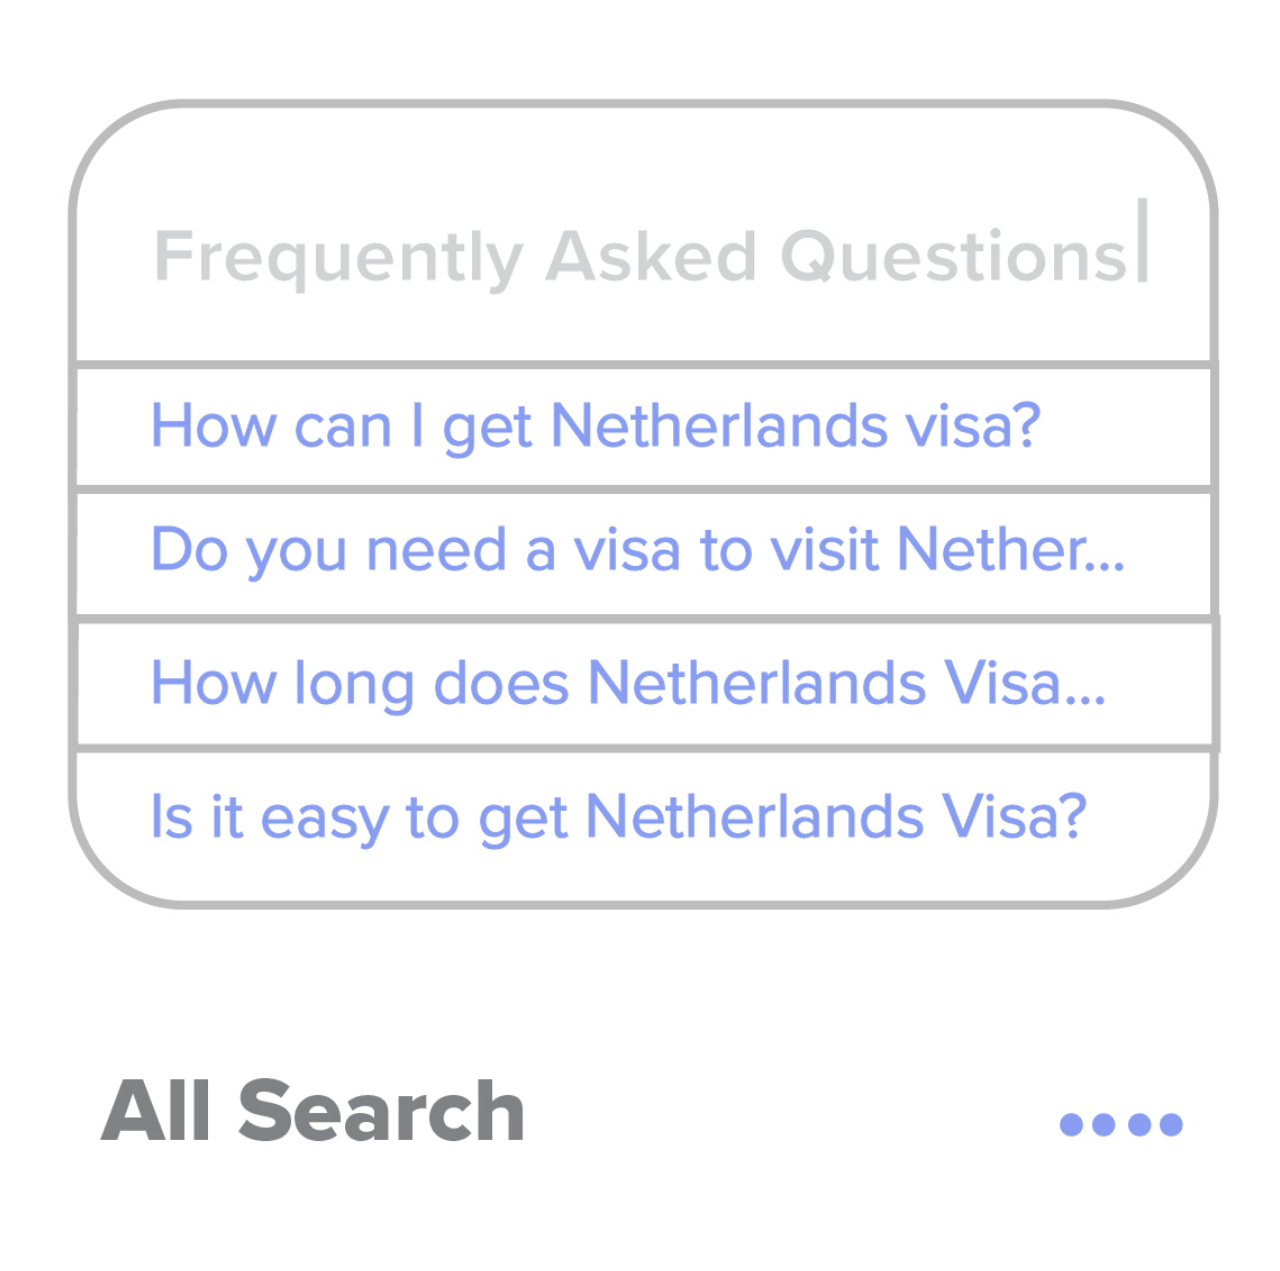
<file: schengen.html>
<!DOCTYPE html>
<html>
  <head>
    <meta charset="UTF-8">
    <meta name="viewport" content="width=device-width, initial-scale=1.0">
    <title>SEO</title>
    <link href="https://fonts.googleapis.com/css?family=Open+Sans:300" rel="stylesheet">
    <link rel="icon" 
      type="image/png" 
      href="img/favicon.ico">
  </head>
  <body>
    <img src="img/Final Screens UX-05.jpg" style="width:100%;"/>
  </body>
</html>
</file>
<file: css/stylesheet.css>
body {
  font-size: calc(4vh + 2vw);
  font-family:"Helvetica Neue", "Open Sans", sans-serif;
  font-weight: 300;
  color: black;
  overflow-x: hidden;
  overflow-y: hidden;
}

a {
    color: inherit;
    text-decoration: none;
}

#searchBar {
    width: 70vw;
    height: 30px;
    position: fixed;
    transform: translate(-50%, -50%);
    top: 40%;
    left: 50%;
    border: #bbb;
    border-radius: 50px;
    border-width: 3px;
    border-style: solid;
    padding: 20px;
    color: inherit;
    font-size: 24px;
    font-family: inherit;
    font-weight: inherit;
}

#searchSubmit {
    height: 70px;
    position: fixed;
    left: 73%;
    top: 40%;
    transform: translate(0,-50%);
}

*:focus {
    outline: none;
}
</file>
